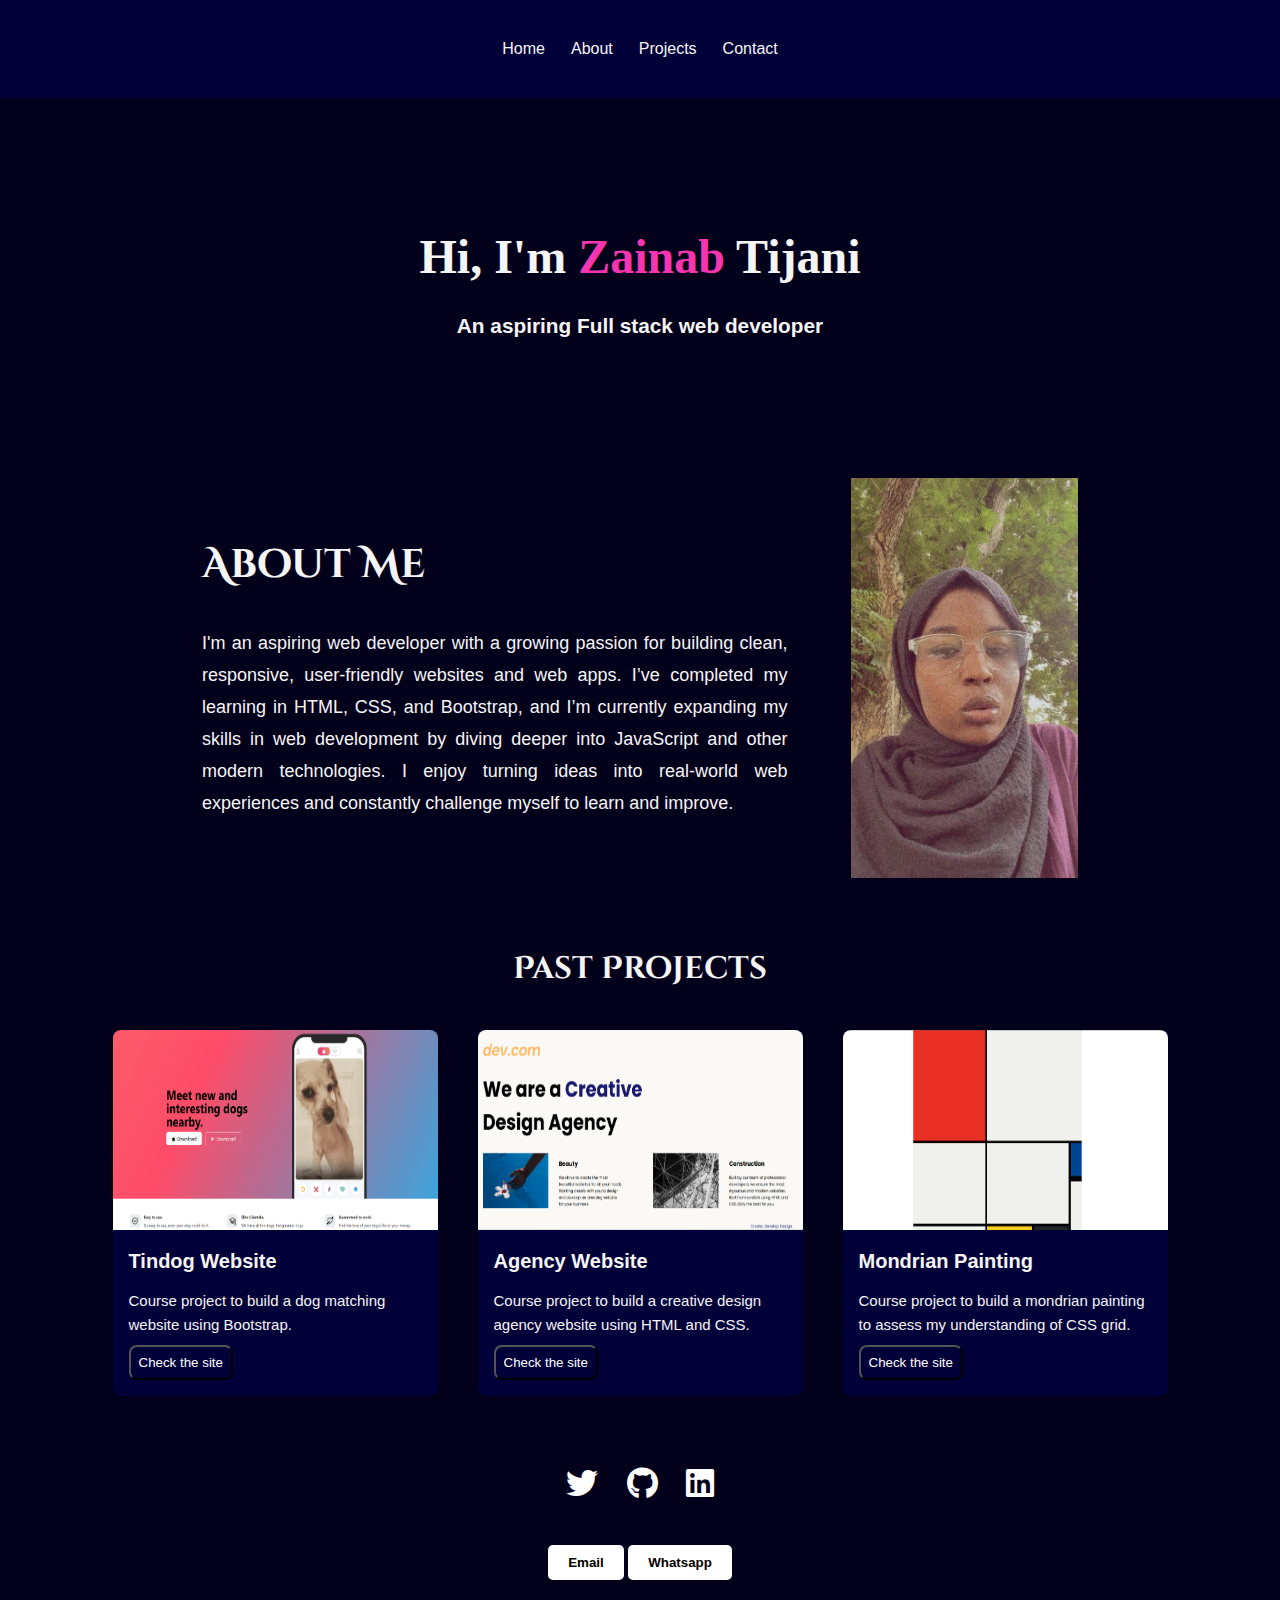
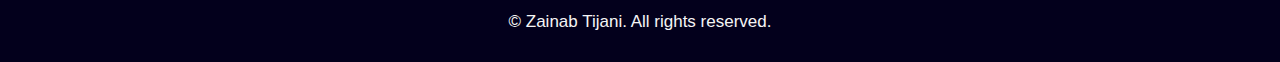
<file: index.html>
<!DOCTYPE html>
<html lang="en">
<head>
    <meta charset="UTF-8">
    <meta name="viewport" content="width=device-width, initial-scale=1.0">
    <title>Zainab Tijani's Website</title>
    <link rel="stylesheet" href="./style.css">
    <link rel="stylesheet" href="https://cdnjs.cloudflare.com/ajax/libs/font-awesome/6.7.2/css/all.min.css" integrity="sha512-Evv84Mr4kqVGRNSgIGL/F/aIDqQb7xQ2vcrdIwxfjThSH8CSR7PBEakCr51Ck+w+/U6swU2Im1vVX0SVk9ABhg==" crossorigin="anonymous" referrerpolicy="no-referrer" />
    <link href="https://fonts.googleapis.com/css?family=Roboto+Condensed:300%7CCinzel+Decorative:700" rel="stylesheet">
</head>
<body>
    <header>
        <div class="navbar">
            <ul>
                <li><a href="#Home">Home</a></li>
                <li><a href="#About">About</a></li>
                <li><a href="#Projects">Projects</a></li>
                <li><a href="#Contact">Contact</a></li>
            </ul>
        </div>
    </header>
   
    <section class="hero">
        <h1>Hi, I'm <span class="nab">Zainab</span>  Tijani</h1>
        <h2>An aspiring Full stack web developer</h2>
    </section>

    <section id="About">
        <div class="about-wrapper">
            <div class="about-content">
                    <h2>About Me</h2>
                    <p>I'm an aspiring web developer with a growing passion for building clean, responsive, user-friendly websites and web apps. 
                    I’ve completed my learning in HTML, CSS, and Bootstrap, 
                    and I’m currently expanding my skills in web development by diving deeper into JavaScript and other modern technologies.
                    I enjoy turning ideas into real-world web experiences and constantly challenge myself to learn and improve.
                    </p>
            </div>
            <div class="profile">
                    <img src="./images/snapme.jpg" alt="my image" height="400">
            </div>
        </div>
            
    </section>

    <section id="Projects">
        <div class="card-h2"><h2>Past Projects</h2></div>
            <div class="card-container">
                <div class="card">
                    <img src="./images/tindog.png" alt="tindog website image" height="200">
                    <div class="card-content">
                        <h3>Tindog Website</h3>
                        <p>Course project to build a dog matching website using Bootstrap.</p>
                        <button class="btn"><a href="./11.3 TinDog Project/index.html">Check the site</a></button>
                    </div>
                </div>

                <div class="card">
                    <img src="./images/agencyweb.png" alt="agency website image" height="200">
                    <div class="card-content">
                        <h3>Agency Website</h3>
                        <p>Course project to build a creative design agency website using HTML and CSS.</p>
                        <button class="btn"><a href="./8.4 Web Design Agency Project/">Check the site</a></button>
                    </div>
                </div>

                <div class="card">
                    <img src="./images/mondrian.png" alt="mondrian painting image" height="200">
                    <div class="card-content">
                        <h3>Mondrian Painting</h3>
                        <p>Course project to build a mondrian painting to assess my understanding of CSS grid.</p>
                        <button class="btn"><a href="./10.3 Mondrian Project/index.html">Check the site</a></button>
                    </div>
                </div>
            </div>

    </section>

    <footer id="Contact">
        <div class="footer-container">
            <div class="social-icons">
                <a href="https://x.com/zainabtechy" target="_blank">
                    <i class="fab fa-twitter"></i>
                </a>
                <a href="https://github.com/zainabtechy" target="_blank">
                 <i class="fab fa-github"></i>
                </a>
                <a href="https://www.linkedin.com/in/zainab-tijani-a1319823b/" target="_blank">
                    <i class="fab fa-linkedin"></i>
                </a>
            </div>

            <div class="btn">
                <button><a href="mailto:thezainabdigital@gmail.com">Email</a></button>
                <button><a href="https://wa.link/0ewbyl">Whatsapp</a></button>
            </div>
         <p style> &copy; Zainab Tijani. All rights reserved.</p>           
        </div>      
    </footer>
</body>
</html>
</file>
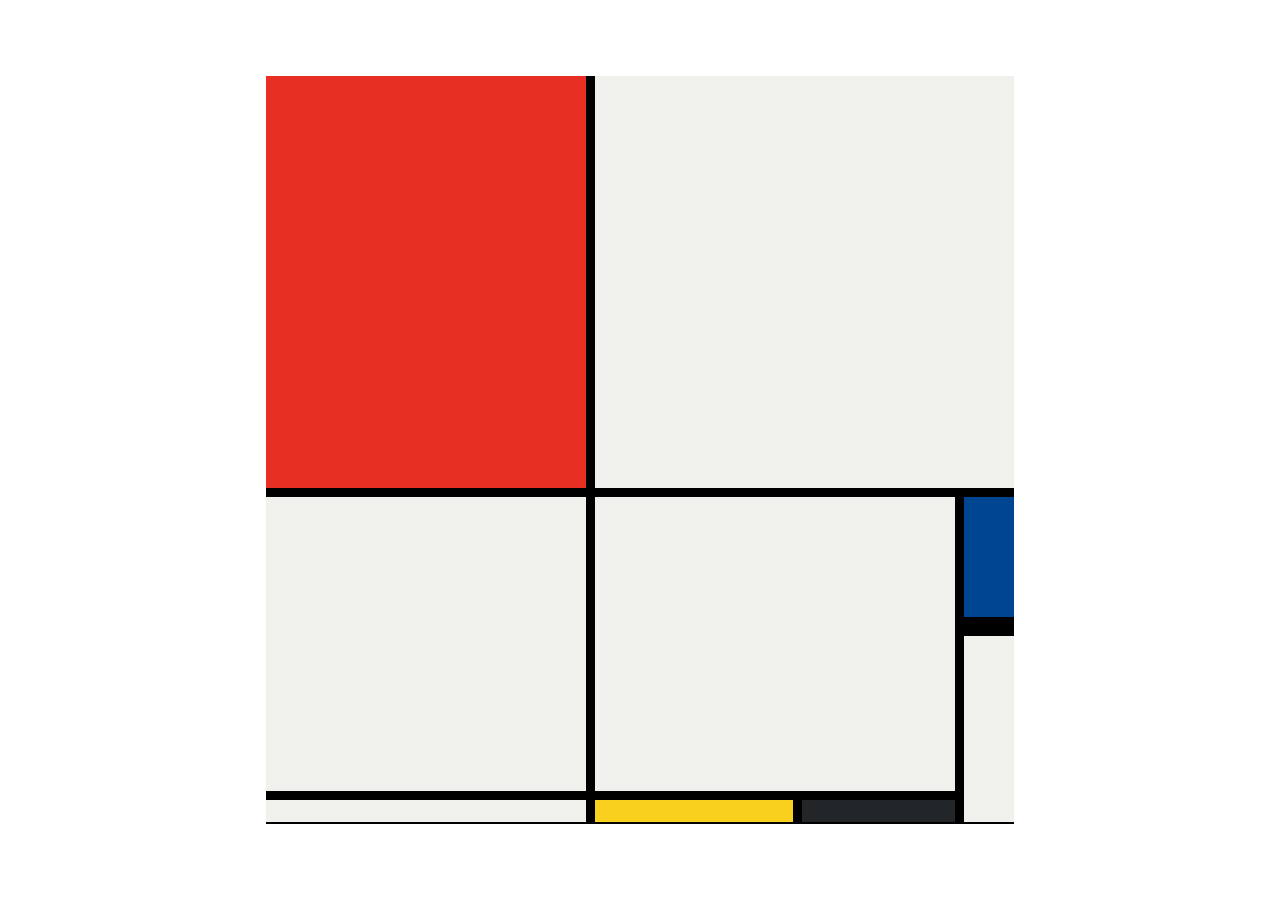
<file: 10.3 Mondrian Project/index.html>
<!DOCTYPE html>
<html lang="en">

<head>
  <meta charset="UTF-8">
  <meta name="viewport" content="width=device-width, initial-scale=1.0">
  <title>Mondrian Project</title>
  <style>
    /* 
    Write your CSS here 
    Gap Colour: #000
    White: #F0F1EC
    Red: #E72F24
    Black: #232629
    Blue: #004592
    Yellow: #F9D01E

    For dimensions, see dimensions.png image.
    HINT: Remember you can't change the properties of grid lines.
    But grid lines are transparent!
    */
    *{
      margin: 0;
      padding: 0;
    }
    
    body{
      display: flex;
      justify-content: center;
      align-items: center;
      height: 100vh;
    }

    .grid-container{
      height: 748px;
      width: 748px;
      display:grid;
      grid-template-rows:412px 130px 155px 22px;
      grid-template-columns:320px 198px 153px 50px;
      column-gap: 9px;
      row-gap: 9px;
      background-color: #000;
    }

    .red{
      background-color:#E72F24;
    }
    .white{
      background-color: #F0F1EC;
      grid-column: span 3;
    }
    .third{
      background-color: #F0F1EC;
      grid-row: span 2;
    }
    .fourth{
      background-color: #F0F1EC;
      grid-column: span 2;
      grid-row: span 2;
    }
    .whitess{
      background-color: #F0F1EC;
      grid-row: span 2;
    }
    .blue{
      background-color:#004592;
      grid-area: -4/-1/-3/-2;
      border-bottom: 10px solid black;
    }
    .white-below{
      background-color: #F0F1EC;
    }
    .yellow{
      background-color:#F9D01E ;
    }
    .black{
      background-color:#232629 ;
    }







  </style>
</head>

<body>
  <!-- Write your HTML here -->
   <div class="grid-container">
    <div class="item red"></div>
    <div class="white"></div>
    <div class="third"></div>
    <div class="fourth"></div>
    <div class="whitess"></div>
    <div class="blue"></div>
    <div class="white-below"></div>
    <div class="yellow"></div>
    <div class="black"></div>
   </div>
</body>

</html>
</file>
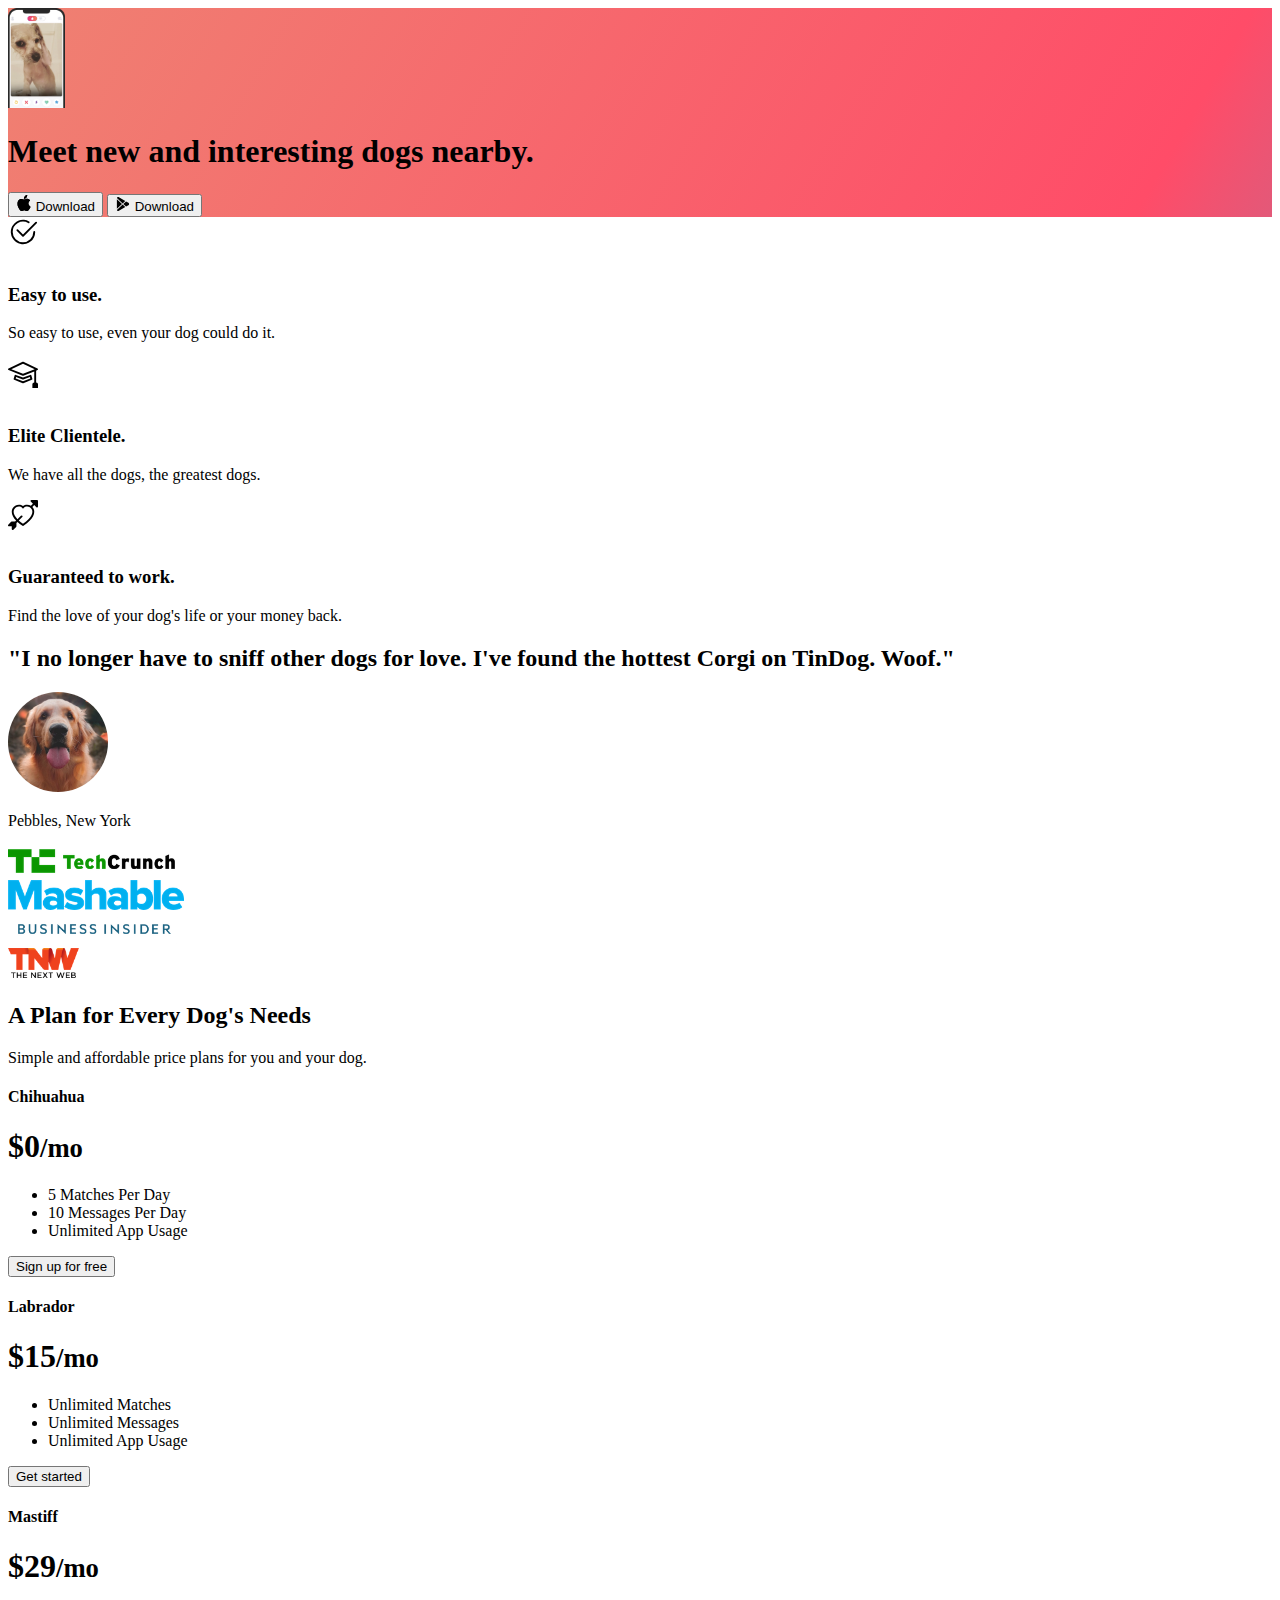
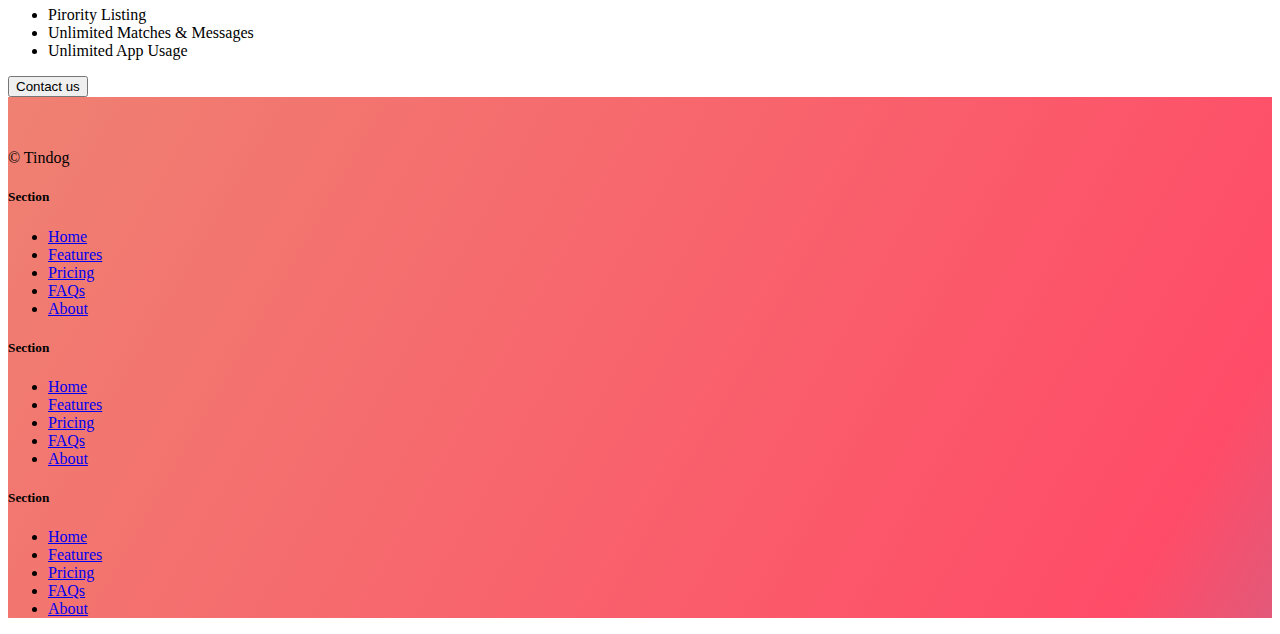
<file: 11.3 TinDog Project/index.html>
<!DOCTYPE html>
<html lang="en">

<head>
  <meta charset="UTF-8">
  <meta name="viewport" content="width=device-width, initial-scale=1.0">
  <title>TinDog</title>
  <link href="https://cdn.jsdelivr.net/npm/bootstrap@5.3.5/dist/css/bootstrap.min.css" rel="stylesheet" integrity="sha384-SgOJa3DmI69IUzQ2PVdRZhwQ+dy64/BUtbMJw1MZ8t5HZApcHrRKUc4W0kG879m7" crossorigin="anonymous">
  <link rel="stylesheet" href="./css/style.css">
</head>

<body>

  <!-- Title -->
  <section id="title" class="gradient-background">

    <div class="container col-xxl-8 px-4">
      <div class="row flex-lg-row-reverse align-items-center g-5 pt-3">
        <div class="col-10 col-sm-8 col-lg-6">
          <img src="./images/iphone.png" class="d-block mx-lg-auto img-fluid" alt="app img" height="100" loading="lazy">
        </div>
        <div class="col-lg-6">
          <h1 class="display-5 fw-bold text-body-emphasis lh-1 mb-3">Meet new and interesting dogs nearby.</h1>
          <div class="d-grid gap-2 d-md-flex justify-content-md-start">
            <button type="button" class="btn btn-primary btn-lg btn-light px-4 me-md-2"> <svg xmlns="http://www.w3.org/2000/svg" width="16" height="16" fill="currentColor"
              class="bi bi-apple mb-1" viewBox="0 0 16 16">
<path
                d="M11.182.008C11.148-.03 9.923.023 8.857 1.18c-1.066 1.156-.902 2.482-.878 2.516.024.034 1.52.087 2.475-1.258.955-1.345.762-2.391.728-2.43Zm3.314 11.733c-.048-.096-2.325-1.234-2.113-3.422.212-2.189 1.675-2.789 1.698-2.854.023-.065-.597-.79-1.254-1.157a3.692 3.692 0 0 0-1.563-.434c-.108-.003-.483-.095-1.254.116-.508.139-1.653.589-1.968.607-.316.018-1.256-.522-2.267-.665-.647-.125-1.333.131-1.824.328-.49.196-1.422.754-2.074 2.237-.652 1.482-.311 3.83-.067 4.56.244.729.625 1.924 1.273 2.796.576.984 1.34 1.667 1.659 1.899.319.232 1.219.386 1.843.067.502-.308 1.408-.485 1.766-.472.357.013 1.061.154 1.782.539.571.197 1.111.115 1.652-.105.541-.221 1.324-1.059 2.238-2.758.347-.79.505-1.217.473-1.282Z" />
<path
                d="M11.182.008C11.148-.03 9.923.023 8.857 1.18c-1.066 1.156-.902 2.482-.878 2.516.024.034 1.52.087 2.475-1.258.955-1.345.762-2.391.728-2.43Zm3.314 11.733c-.048-.096-2.325-1.234-2.113-3.422.212-2.189 1.675-2.789 1.698-2.854.023-.065-.597-.79-1.254-1.157a3.692 3.692 0 0 0-1.563-.434c-.108-.003-.483-.095-1.254.116-.508.139-1.653.589-1.968.607-.316.018-1.256-.522-2.267-.665-.647-.125-1.333.131-1.824.328-.49.196-1.422.754-2.074 2.237-.652 1.482-.311 3.83-.067 4.56.244.729.625 1.924 1.273 2.796.576.984 1.34 1.667 1.659 1.899.319.232 1.219.386 1.843.067.502-.308 1.408-.485 1.766-.472.357.013 1.061.154 1.782.539.571.197 1.111.115 1.652-.105.541-.221 1.324-1.059 2.238-2.758.347-.79.505-1.217.473-1.282Z" />
</svg> Download</button>
            <button type="button" class="btn btn-outline-secondary btn-lg btn-outline-light px-4"> <svg xmlns="http://www.w3.org/2000/svg" width="16" height="14" fill="currentColor"
              class="bi bi-google-play mb-1" viewBox="0 0 16 16">
<path
                d="M14.222 9.374c1.037-.61 1.037-2.137 0-2.748L11.528 5.04 8.32 8l3.207 2.96 2.694-1.586Zm-3.595 2.116L7.583 8.68 1.03 14.73c.201 1.029 1.36 1.61 2.303 1.055l7.294-4.295ZM1 13.396V2.603L6.846 8 1 13.396ZM1.03 1.27l6.553 6.05 3.044-2.81L3.333.215C2.39-.341 1.231.24 1.03 1.27Z" />
</svg>  Download</button>
          </div>
        </div>
      </div>
    </div>

  </section>
  <!-- Features -->
   <div class="container mt-2">
  <section id="features">
      <div class="row g-4 py-5 row-cols-1 row-cols-lg-3">
        <div class="col d-flex align-items-start">
          <div class="icon-square text-body-emphasis bg-body-secondary d-inline-flex align-items-center justify-content-center fs-4 flex-shrink-0 me-3">
            <svg xmlns="http://www.w3.org/2000/svg" height="30" fill="currentColor" class="bi bi-check2-circle"
              viewBox="0 0 16 16">
<path
                d="M2.5 8a5.5 5.5 0 0 1 8.25-4.764.5.5 0 0 0 .5-.866A6.5 6.5 0 1 0 14.5 8a.5.5 0 0 0-1 0 5.5 5.5 0 1 1-11 0z" />
<path
                d="M15.354 3.354a.5.5 0 0 0-.708-.708L8 9.293 5.354 6.646a.5.5 0 1 0-.708.708l3 3a.5.5 0 0 0 .708 0l7-7z" />
</svg>
          </div>
          <div>
            <h3 class="fs-6 text-body-emphasis">Easy to use.</h3>
            <p>So easy to use, even your dog could do it.</p>
          </div>
        </div>
        <div class="col d-flex align-items-start">
          <div class="icon-square text-body-emphasis bg-body-secondary d-inline-flex align-items-center justify-content-center fs-4 flex-shrink-0 me-3">
            <svg xmlns="http://www.w3.org/2000/svg" height="30" fill="currentColor" class="bi bi-mortarboard" viewBox="0 0 16 16">
              <path d="M8.211 2.047a.5.5 0 0 0-.422 0l-7.5 3.5a.5.5 0 0 0 .025.917l7.5 3a.5.5 0 0 0 .372 0L14 7.14V13a1 1 0 0 0-1 1v2h3v-2a1 1 0 0 0-1-1V6.739l.686-.275a.5.5 0 0 0 .025-.917l-7.5-3.5ZM8 8.46 1.758 5.965 8 3.052l6.242 2.913L8 8.46Z"/>
              <path d="M4.176 9.032a.5.5 0 0 0-.656.327l-.5 1.7a.5.5 0 0 0 .294.605l4.5 1.8a.5.5 0 0 0 .372 0l4.5-1.8a.5.5 0 0 0 .294-.605l-.5-1.7a.5.5 0 0 0-.656-.327L8 10.466 4.176 9.032Zm-.068 1.873.22-.748 3.496 1.311a.5.5 0 0 0 .352 0l3.496-1.311.22.748L8 12.46l-3.892-1.556Z"/>
              </svg>
          </div>
          <div>
            <h3 class="fs-6 text-body-emphasis">Elite Clientele.</h3>
            <p>We have all the dogs, the greatest dogs.</p>
          </div> 
          
          
        </div>
        <div class="col d-flex align-items-start">
          <div class="icon-square text-body-emphasis bg-body-secondary d-inline-flex align-items-center justify-content-center fs-4 flex-shrink-0 me-3">
            <svg xmlns="http://www.w3.org/2000/svg" height="30" fill="currentColor" class="bi bi-arrow-through-heart"
              viewBox="0 0 16 16">
<path fill-rule="evenodd"
                d="M2.854 15.854A.5.5 0 0 1 2 15.5V14H.5a.5.5 0 0 1-.354-.854l1.5-1.5A.5.5 0 0 1 2 11.5h1.793l.53-.53c-.771-.802-1.328-1.58-1.704-2.32-.798-1.575-.775-2.996-.213-4.092C3.426 2.565 6.18 1.809 8 3.233c1.25-.98 2.944-.928 4.212-.152L13.292 2 12.147.854A.5.5 0 0 1 12.5 0h3a.5.5 0 0 1 .5.5v3a.5.5 0 0 1-.854.354L14 2.707l-1.006 1.006c.236.248.44.531.6.845.562 1.096.585 2.517-.213 4.092-.793 1.563-2.395 3.288-5.105 5.08L8 13.912l-.276-.182a21.86 21.86 0 0 1-2.685-2.062l-.539.54V14a.5.5 0 0 1-.146.354l-1.5 1.5Zm2.893-4.894A20.419 20.419 0 0 0 8 12.71c2.456-1.666 3.827-3.207 4.489-4.512.679-1.34.607-2.42.215-3.185-.817-1.595-3.087-2.054-4.346-.761L8 4.62l-.358-.368c-1.259-1.293-3.53-.834-4.346.761-.392.766-.464 1.845.215 3.185.323.636.815 1.33 1.519 2.065l1.866-1.867a.5.5 0 1 1 .708.708L5.747 10.96Z" />
</svg>
          </div>
          <div>
            <h3 class="fs-6 text-body-emphasis">Guaranteed to work.</h3>
            <p>Find the love of your dog's life or your money back.</p>
          </div>
        </div>
      </div>
    </div>

  </section>
</div>
  <!-- Testimonial -->
  <section id="testimonial">
    <div class="my-5">
      <div class="p-5 text-center bg-body-tertiary">
        <div class="container py-5">
          <h2 class="text-body-emphasis">"I no longer have to sniff other dogs for love. I've found the hottest Corgi on TinDog. Woof."</h2>
          <img class="profile-img mt-5" src="./images/dog-img.jpg" alt="dog">
          <p class="col-lg-8 mx-auto mt-2 lead">
            Pebbles, New York
          </p>
        </div>

        <div class="container">
          <div class="row">
            <div class="col-lg-3 col-sm-12"> <img src="./images/techcrunch.png" alt="techcrunch" height="30"></div>
            <div class="col-lg-3 col-sm-12"> <img src="./images/mashable.png" alt="mashable" height="30"></div>
            <div class="col-lg-3 col-sm-12"> <img src="./images/bizinsider.png" alt="bizinsider" height="30"></div>
            <div class="col-lg-3 col-sm-12"> <img src="./images/tnw.png" alt="tnw" height="30"></div>
          </div>
        </div>
      </div>
    </div>
  </section>
  <!-- Pricing -->
  <section id="pricing">
    <div class="container py-3">
    
        <div class="pricing-header p-3 pb-md-4 mx-auto text-center">
          <h2 class="display-4 fw-normal text-body-emphasis">A Plan for Every Dog's Needs</h2>
          <p class="fs-5 text-body-secondary">Simple and affordable price plans for you and your dog.</p>
        </div> 
        
    
        <div class="row row-cols-1 row-cols-md-3 mb-3 text-center">
          <div class="col">
            <div class="card mb-4 rounded-3 shadow-sm">
              <div class="card-header py-3">
                <h4 class="my-0 fw-normal">Chihuahua</h4>
              </div>
              <div class="card-body">
                <h1 class="card-title pricing-card-title">$0<small class="text-body-secondary fw-light">/mo</small></h1>
                <ul class="list-unstyled mt-3 mb-4">
                  <li>5 Matches Per Day</li>
                  <li>10 Messages Per Day</li>
                  <li> Unlimited App Usage</li>
                </ul>
               
                <button type="button" class="w-100 btn btn-lg btn-outline-dark">Sign up for free</button>
              </div>
            </div>
          </div>
          <div class="col">
            <div class="card mb-4 rounded-3 shadow-sm">
              <div class="card-header py-3">
                <h4 class="my-0 fw-normal">Labrador</h4>
              </div>
              <div class="card-body">
                <h1 class="card-title pricing-card-title">$15<small class="text-body-secondary fw-light">/mo</small></h1>
                <ul class="list-unstyled mt-3 mb-4">
                  <li>Unlimited Matches</li>
                  <li>Unlimited Messages</li>
                  <li>Unlimited App Usage</li>
                </ul>

                <button type="button" class="w-100 btn btn-lg btn-dark">Get started</button>
              </div>
            </div>
          </div>
          <div class="col">
            <div class="card mb-4 rounded-3 shadow-sm border-primary">
              <div class="card-header py-3 text-bg-dark border-primary">
                <h4 class="my-0 fw-normal"> Mastiff</h4>
              </div>
              <div class="card-body">
                <h1 class="card-title pricing-card-title">$29<small class="text-body-secondary fw-light">/mo</small></h1>
                <ul class="list-unstyled mt-3 mb-4">
                  <li>Pirority Listing</li>
                  <li>Unlimited Matches & Messages</li>
                  <li>Unlimited App Usage</li>
                </ul>

                <button type="button" class="w-100 btn btn-lg btn-dark">Contact us</button>
              </div>
            </div>
          </div>
        </div>
    </div>

  </section>
  <!-- Footer -->
  <section id="footer" class="gradient-background">
    <div class="container">
      <footer class="row row-cols-1 row-cols-sm-2 row-cols-md-5 py-5 mt-5">
        <div class="col mb-3">
          <a href="/" class="d-flex align-items-center mb-3 link-body-emphasis text-decoration-none" aria-label="Bootstrap">
            <svg class="bi me-2" width="40" height="32" aria-hidden="true"><use xlink:href="#bootstrap"></use></svg>
          </a>
          <p class="text-body-secondary">© Tindog</p>
        </div>
    
        <div class="col mb-3">
    
        </div>
    
        <div class="col mb-3">
          <h5>Section</h5>
          <ul class="nav flex-column">
            <li class="nav-item mb-2"><a href="#" class="nav-link p-0 text-body-secondary">Home</a></li>
            <li class="nav-item mb-2"><a href="#" class="nav-link p-0 text-body-secondary">Features</a></li>
            <li class="nav-item mb-2"><a href="#" class="nav-link p-0 text-body-secondary">Pricing</a></li>
            <li class="nav-item mb-2"><a href="#" class="nav-link p-0 text-body-secondary">FAQs</a></li>
            <li class="nav-item mb-2"><a href="#" class="nav-link p-0 text-body-secondary">About</a></li>
          </ul>
        </div>
    
        <div class="col mb-3">
          <h5>Section</h5>
          <ul class="nav flex-column">
            <li class="nav-item mb-2"><a href="#" class="nav-link p-0 text-body-secondary">Home</a></li>
            <li class="nav-item mb-2"><a href="#" class="nav-link p-0 text-body-secondary">Features</a></li>
            <li class="nav-item mb-2"><a href="#" class="nav-link p-0 text-body-secondary">Pricing</a></li>
            <li class="nav-item mb-2"><a href="#" class="nav-link p-0 text-body-secondary">FAQs</a></li>
            <li class="nav-item mb-2"><a href="#" class="nav-link p-0 text-body-secondary">About</a></li>
          </ul>
        </div>
    
        <div class="col mb-3">
          <h5>Section</h5>
          <ul class="nav flex-column">
            <li class="nav-item mb-2"><a href="#" class="nav-link p-0 text-body-secondary">Home</a></li>
            <li class="nav-item mb-2"><a href="#" class="nav-link p-0 text-body-secondary">Features</a></li>
            <li class="nav-item mb-2"><a href="#" class="nav-link p-0 text-body-secondary">Pricing</a></li>
            <li class="nav-item mb-2"><a href="#" class="nav-link p-0 text-body-secondary">FAQs</a></li>
            <li class="nav-item mb-2"><a href="#" class="nav-link p-0 text-body-secondary">About</a></li>
          </ul>
        </div>
      </footer>
    </div>

  </section>

  <script src="https://cdn.jsdelivr.net/npm/bootstrap@5.3.5/dist/js/bootstrap.bundle.min.js" integrity="sha384-k6d4wzSIapyDyv1kpU366/PK5hCdSbCRGRCMv+eplOQJWyd1fbcAu9OCUj5zNLiq" crossorigin="anonymous"></script>
</body>

</html>
</file>
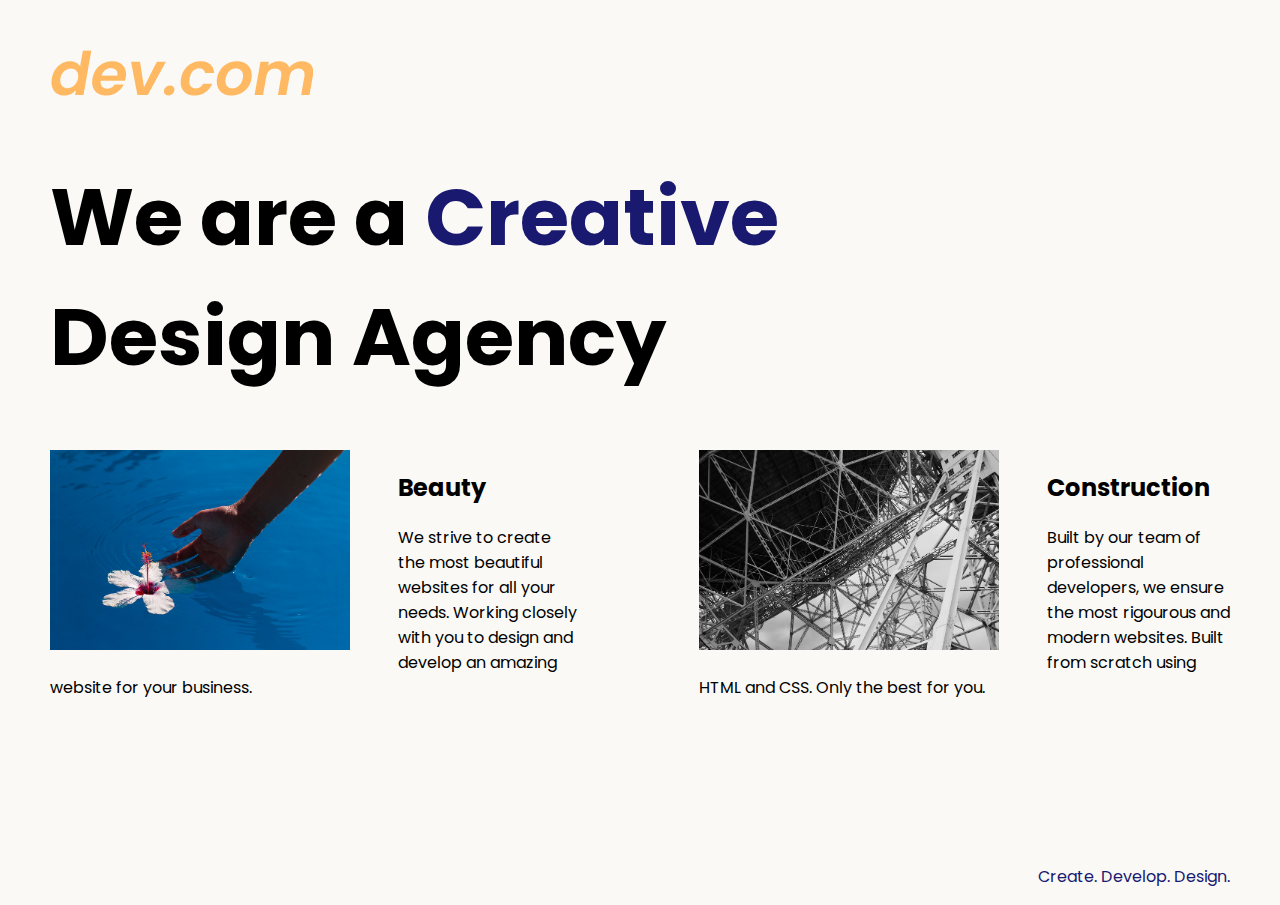
<file: 8.4 Web Design Agency Project/index.html>
<!DOCTYPE html>
<html lang="en">

<head>
  <meta charset="UTF-8">
  <meta name="viewport" content="width=device-width, initial-scale=1.0">
  <title>Agency</title>
  <link rel="stylesheet" href="./style.css">
  <link rel="preconnect" href="https://fonts.googleapis.com">
  <link rel="preconnect" href="https://fonts.gstatic.com" crossorigin>
  <link href="https://fonts.googleapis.com/css2?family=Poppins:wght@400;700&display=swap" rel="stylesheet">
</head>

<body>
  <div class="main">
    <img class="logo" src="./assets/images/logo.png" alt="logo">
    <h1>We are a <span>Creative</span> <br>Design Agency</h1>
    <div class="left card"><img class="tile-image" src="./assets/images/beautiful.jpg" alt="hand and flower in water">
      <h2 class="card-title">Beauty</h2>
      <p class="card-text">We strive to create the most beautiful websites for all your needs. Working closely with you
        to
        design and
        develop an amazing website for your business.</p>
    </div>

    <div class="right card"><img class="tile-image" src="./assets/images/construction.jpg" alt="metal structure">
      <h2 class="card-title">Construction</h2>
      <p>Built by our team of professional developers, we ensure the most rigourous and modern websites. Built from
        scratch using HTML and CSS. Only the best for you.</p>
    </div>

  </div>
  <footer>
    <p>Create. Develop. Design.</p>
  </footer>
</body>

</html>
</file>
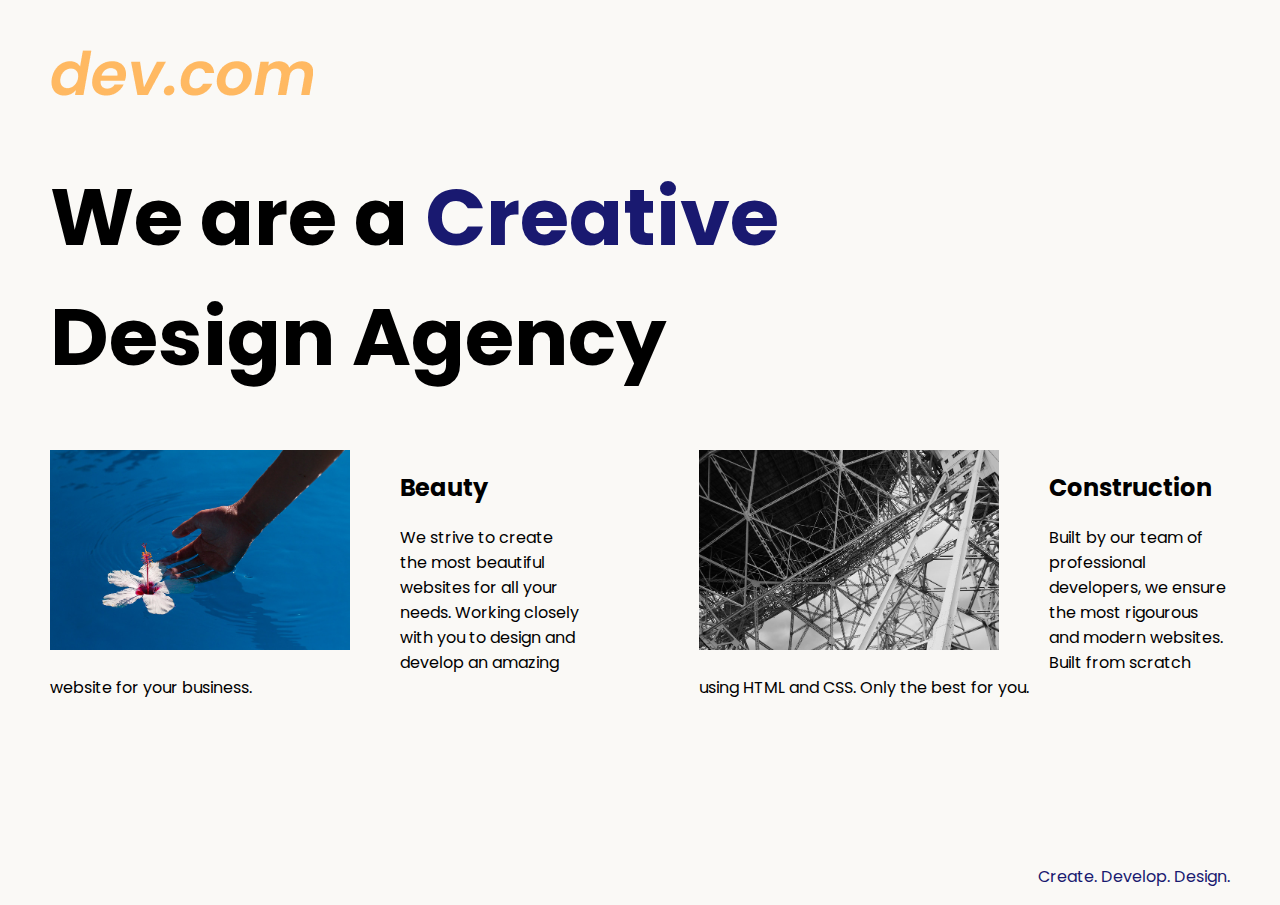
<file: 8.4 Web Design Agency Project/solution.html>
<!DOCTYPE html>
<html lang="en">

<head>
  <meta charset="UTF-8">
  <meta name="viewport" content="width=device-width, initial-scale=1.0">
  <title>Agency</title>
  <link rel="stylesheet" href="./solution.css">
  <link rel="preconnect" href="https://fonts.googleapis.com">
  <link rel="preconnect" href="https://fonts.gstatic.com" crossorigin>
  <link href="https://fonts.googleapis.com/css2?family=Poppins:wght@400;700&display=swap" rel="stylesheet">
</head>

<body>
  <div class="main">
    <img class="logo" src="./assets/images/logo.png" alt="logo">
    <h1>We are a <span class="creative">Creative</span> <br />Design Agency</h1>
    <div class="left card"><img class="tile-image" src="./assets/images/beautiful.jpg" alt="hand and flower in water">
      <h2 class="card-title">Beauty</h2>
      <p class="card-text">We strive to create the most beautiful websites for all your needs. Working closely with you
        to
        design and
        develop an amazing website for your business.</p>
    </div>

    <div class="right card"><img class="tile-image" src="./assets/images/construction.jpg" alt="metal structure">
      <h2 class="card-title">Construction</h2>
      <p>Built by our team of professional developers, we ensure the most rigourous and modern websites. Built from
        scratch using HTML and CSS. Only the best for you.</p>
    </div>

  </div>
  <footer>
    <p>Create. Develop. Design.</p>
  </footer>
</body>

</html>
</file>
<file: style.css>
*{
    margin: 0;
    padding: 0;
    box-sizing: border-box;
}

body{
    color: whitesmoke;
    font-family: sans-serif;
    background-color: #03001C;
}
a{
    text-decoration: none;
}
.navbar{
    background-color: #010038;
    animation-name: navbar;
    animation-duration: 4s;
    animation-iteration-count: infinite;
    
}
@keyframes navbar{
    from{background-color: #010038;}
    to{background-color: rgb(161, 14, 105);}
}
.navbar ul{
    list-style-type: none;
    display: flex;
    justify-content: center;
    padding: 40px;
}
.navbar ul li{
    margin: 0 13px;
}
.navbar ul li a{
    color: whitesmoke;
}
.navbar ul li a:hover{
    text-decoration: underline;
}
.nab{
    color:rgb(246, 53, 175);
}
.hero{
    height: 40vh;
    display: flex;
    flex-direction: column;
    justify-content: center;
    align-items: center;
    margin-bottom: 20px;
}
.hero h1{
    padding: 20px;
    font-size: 3rem;
    font-family: serif;
}
.hero h2{
    padding: 10px;
    font-size: 1.3em;
}

.profile img{
    width: 100%;
    max-width: 300px;
    object-fit: cover;
    vertical-align: middle;
}

.about-wrapper{
    padding: 0 10px;
    display: flex;
    flex-wrap: wrap;
    align-items: center;
    justify-content: space-around;
    gap: 4rem;
    width: 70%;
    margin-left: 15%;
    margin-bottom: 70px;
}
.about-content{
    flex: 1;
}
.about-content h2{
    font-size: 2.5rem;
    margin-bottom: 35px;
    font-family: 'Cinzel Decorative',cursive;
}
.about-content p{
    line-height: 2rem;
    font-size: 18px;
    margin-top: 10px;
    text-align: justify;
}
.card-h2{
    text-align: center;
    font-size: 1.3rem;
    font-family: 'Cinzel Decorative', cursive;
}
.card-container{
    display: flex;
    justify-content: center;
    flex-wrap: wrap;
    margin-top: 20px;
    margin-bottom: 10px;
}
.card{
    width: 325px;   
    border-radius: 8px;
    overflow: hidden;
    box-shadow: 0px 2px 4px rgb(0, 0, 0, 0.2);
    margin: 20px;
    background-color: #010038;
}
.card img{
    width:100%;
}
.card-content{
    padding: 16px;
}
.card-content h3{
    font-size: 20px;
    margin-bottom: 1rem;
}
.card-content p{
    font-size: 15px;
    line-height: 1.5rem;
    margin-bottom: 8px; 
}
.card-content .btn{
    padding: 8px;
    background-color: #010038;
    border-radius: 8px;
}
.card-content .btn a{
    color: white;
    cursor: pointer;
}
.footer-container{
    padding: 30px;
    display: flex;
    flex-direction: column;
    gap: 2rem;
    justify-content: center;
    align-items: center;   
}
.footer-container .social-icons{
    padding: 10px;
    font-size: 2rem;
}
.footer-container .social-icons a{
    color: white;
    margin: 10px;
}
.btn button{
    background-color: white;
    padding: 10px;
    border: 0;
    border-radius: 5px;
}
.btn button a{
    margin: 10px;
    color: black;
    font-weight: bold;
}
.footer-container p{
    font-size: 17px;
}

@media (max-width:768px){
    .hero{
        width: 100%;
    }
    .hero h1{
    padding: 20px;
    font-size: 2.2rem;
}
.hero h2{
    padding: 10px;
    font-size: 16px;
}
.about-wrapper{
    padding: 5px;
}
.about-content h2{
    font-size: 1.8rem;
    text-align: center;
}
.card-h2{
    font-size: 1rem;
}

}
</file>
<file: 11.3 TinDog Project/css/style.css>
.gradient-background {
  background: linear-gradient(300deg, #00bfff, #ff4c68, #ef8172);
  background-size: 180% 180%;
  animation: gradient-animation 18s ease infinite;
}

@keyframes gradient-animation {
  0% {
    background-position: 0% 50%;
  }
  50% {
    background-position: 100% 50%;
  }
  100% {
    background-position: 0% 50%;
  }
}

.icon-square {
  width: 3rem;
  height: 3rem;
  border-radius: 0.75rem;
}

.profile-img {
  height: 100px;
  border-radius: 50%;
}
</file>
<file: 8.4 Web Design Agency Project/style.css>
body {
  font-family: "Poppins", sans-serif;
  margin: 50px 50px 0 50px;
  background-color: #faf9f6;
  display: flex;
  flex-direction: column;
  min-height: 95vh;
}

.main{
flex: 1;

}

.tile-image{
height: 200px;
float: left;
margin-right: 3rem;
}
.card{
  width: 45%;
}

.left{
  float: left;
}

.right{
  float: right;
}

h1 {
  font-size: 5rem;
}

footer {
  text-align: right;
  color: midnightblue;
}

span{
  color:midnightblue;
}


@media (max-width: 680px) {
  .logo {
    width: 100px;
  }

  h1 {
    font-size: 3.5rem;
    text-align: center;
  }

  .card {
    width: 100%;
    display: block;
    margin-bottom: 30px;
    text-align: justify;
  }

  .card img {
    margin-bottom: 10px;
    width: 100%;
    display: inline;
    object-fit: cover;
  }
}
</file>
<file: 8.4 Web Design Agency Project/solution.css>
body {
  font-family: "Poppins", sans-serif;
  margin: 50px 50px 0 50px;
  background-color: #faf9f6;
  display: flex;
  flex-direction: column;
  min-height: 95vh;
}
.main {
  flex: 1;
}

h1 {
  font-size: 5rem;
}

footer {
  text-align: right;
  color: midnightblue;
}

.tile-image {
  height: 200px;
  float: left;
  margin-right: 50px;
}

.card {
  width: 45%;
}

.left {
  float: left;
}

.right {
  float: right;
}

.creative {
  color: midnightblue;
}

@media (max-width: 680px) {
  .logo {
    width: 100px;
  }

  h1 {
    font-size: 3.5rem;
    text-align: center;
  }

  .card {
    width: 100%;
    display: block;
    margin-bottom: 30px;
    text-align: justify;
  }

  .card img {
    margin-bottom: 10px;
    width: 100%;
    display: inline;
    object-fit: cover;
  }
}
</file>
